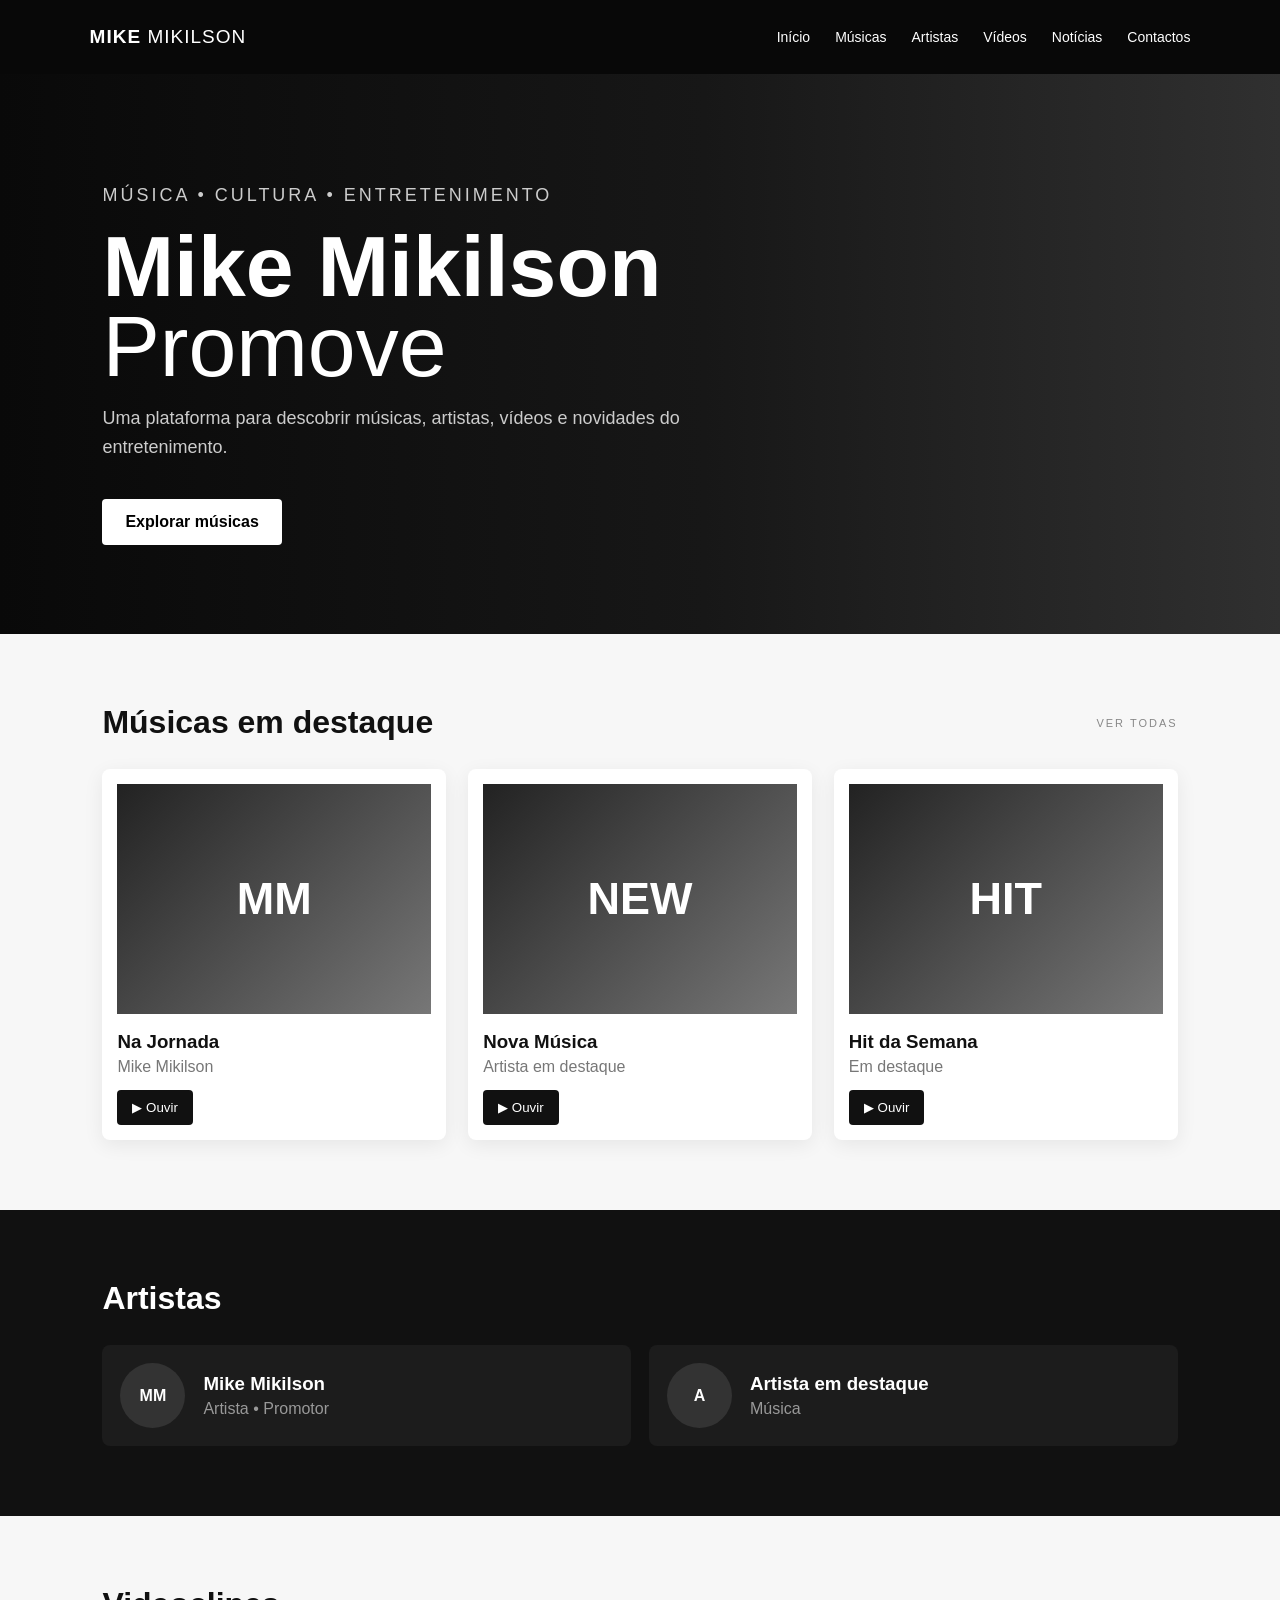
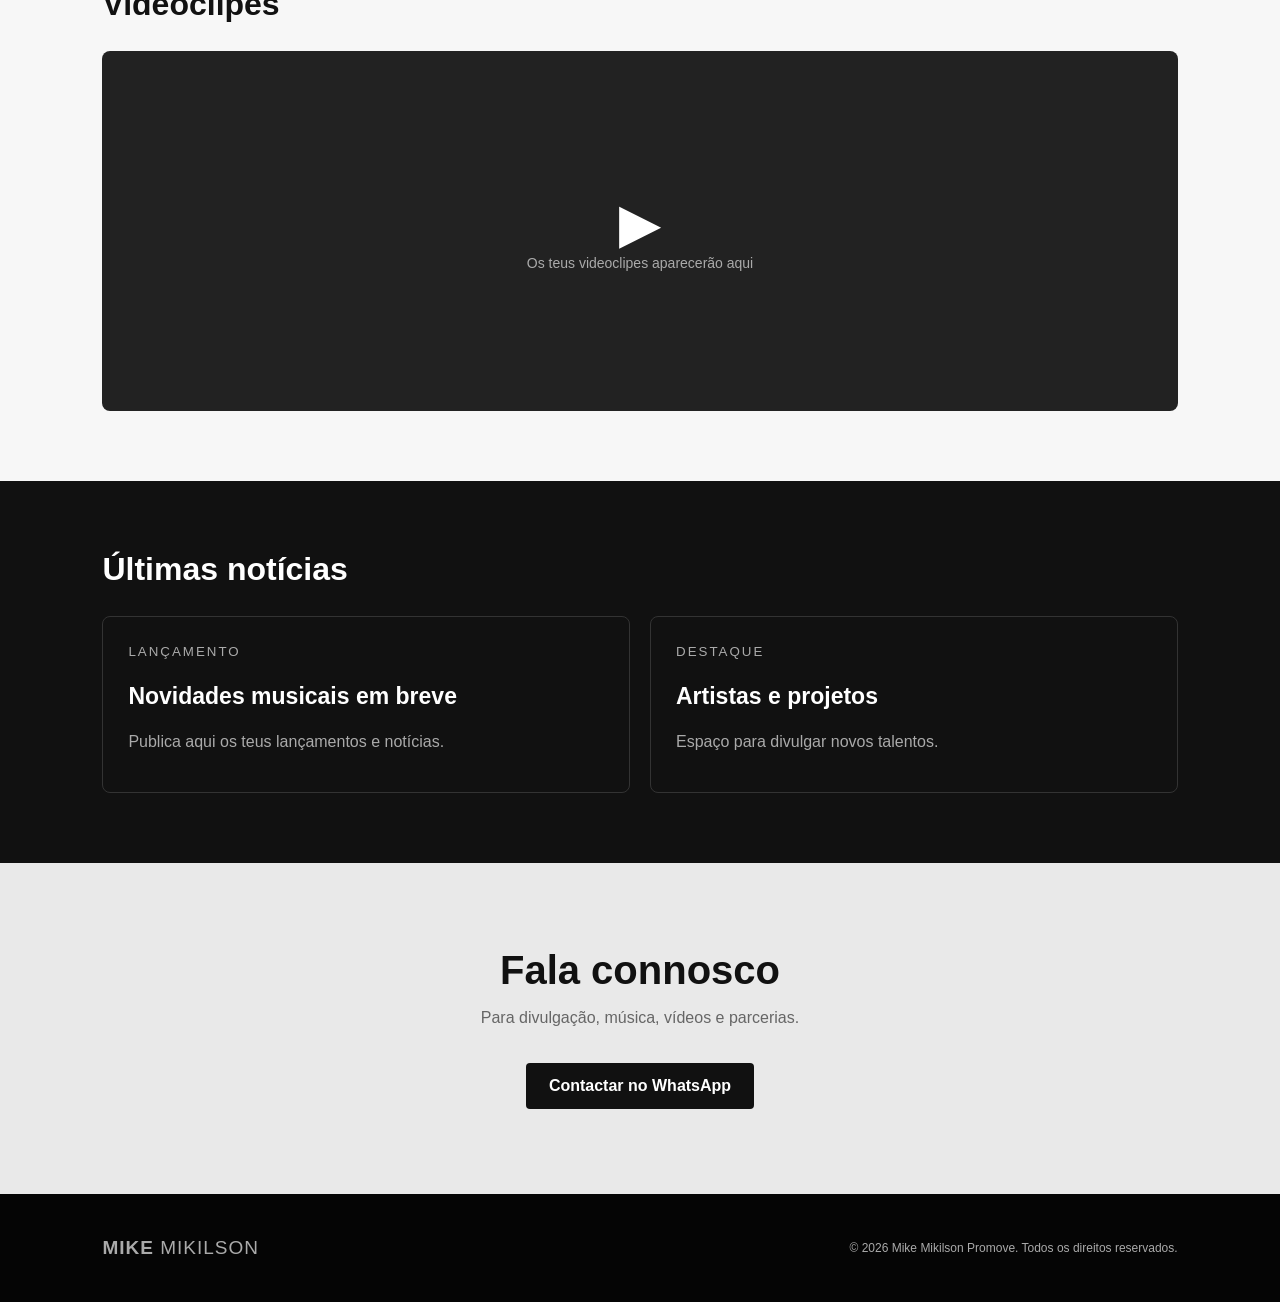
<file: index.html>
<!DOCTYPE html>
<html lang="pt">
<head>
  <meta charset="UTF-8">
  <meta name="viewport" content="width=device-width, initial-scale=1.0">
  <title>Mike Mikilson Promove</title>
  <link rel="stylesheet" href="style.css">
</head>
<body>
  <header class="top">
    <div class="logo">MIKE <span>MIKILSON</span></div>
    <nav>
      <a href="#inicio">Início</a>
      <a href="#musicas">Músicas</a>
      <a href="#artistas">Artistas</a>
      <a href="#videos">Vídeos</a>
      <a href="#noticias">Notícias</a>
      <a href="#contactos">Contactos</a>
    </nav>
    <button class="menu" onclick="toggleMenu()">☰</button>
  </header>

  <main>
    <section id="inicio" class="hero">
      <div>
        <p class="tag">MÚSICA • CULTURA • ENTRETENIMENTO</p>
        <h1>Mike Mikilson<br><strong>Promove</strong></h1>
        <p>Uma plataforma para descobrir músicas, artistas, vídeos e novidades do entretenimento.</p>
        <a class="btn" href="#musicas">Explorar músicas</a>
      </div>
    </section>

    <section id="musicas" class="section">
      <div class="heading"><h2>Músicas em destaque</h2><span>VER TODAS</span></div>
      <div class="cards">
        <article class="card"><div class="cover">MM</div><h3>Na Jornada</h3><p>Mike Mikilson</p><button>▶ Ouvir</button></article>
        <article class="card"><div class="cover">NEW</div><h3>Nova Música</h3><p>Artista em destaque</p><button>▶ Ouvir</button></article>
        <article class="card"><div class="cover">HIT</div><h3>Hit da Semana</h3><p>Em destaque</p><button>▶ Ouvir</button></article>
      </div>
    </section>

    <section id="artistas" class="section dark">
      <div class="heading"><h2>Artistas</h2></div>
      <div class="artist-list">
        <div class="artist"><div class="avatar">MM</div><div><h3>Mike Mikilson</h3><p>Artista • Promotor</p></div></div>
        <div class="artist"><div class="avatar">A</div><div><h3>Artista em destaque</h3><p>Música</p></div></div>
      </div>
    </section>

    <section id="videos" class="section">
      <div class="heading"><h2>Videoclipes</h2></div>
      <div class="video-box">▶<br><small>Os teus videoclipes aparecerão aqui</small></div>
    </section>

    <section id="noticias" class="section dark">
      <div class="heading"><h2>Últimas notícias</h2></div>
      <div class="news">
        <article><small>LANÇAMENTO</small><h3>Novidades musicais em breve</h3><p>Publica aqui os teus lançamentos e notícias.</p></article>
        <article><small>DESTAQUE</small><h3>Artistas e projetos</h3><p>Espaço para divulgar novos talentos.</p></article>
      </div>
    </section>

    <section id="contactos" class="contact">
      <h2>Fala connosco</h2>
      <p>Para divulgação, música, vídeos e parcerias.</p>
      <a class="btn" href="https://wa.me/" target="_blank">Contactar no WhatsApp</a>
    </section>
  </main>

  <footer>
    <div class="logo">MIKE <span>MIKILSON</span></div>
    <p>© 2026 Mike Mikilson Promove. Todos os direitos reservados.</p>
  </footer>
  <script src="script.js"></script>
</body>
</html>
</file>
<file: style.css>
*{box-sizing:border-box}html{scroll-behavior:smooth}body{margin:0;font-family:Arial,Helvetica,sans-serif;background:#f7f7f7;color:#111}.top{height:74px;background:#080808;color:#fff;display:flex;align-items:center;justify-content:space-between;padding:0 7%;position:sticky;top:0;z-index:10}.logo{font-weight:900;letter-spacing:1px;font-size:19px}.logo span{font-weight:400}nav{display:flex;gap:25px}nav a{color:#fff;text-decoration:none;font-size:14px}.menu{display:none;background:none;border:0;color:#fff;font-size:26px}.hero{min-height:560px;background:linear-gradient(90deg,#090909 0%,#171717 55%,#303030 100%);color:white;display:flex;align-items:center;padding:70px 8%}.hero>div{max-width:680px}.tag{font-size:12px;letter-spacing:3px;color:#bbb}.hero h1{font-size:clamp(45px,8vw,86px);line-height:.92;margin:18px 0}.hero h1 strong{font-weight:400}.hero p{font-size:18px;line-height:1.6;color:#ccc}.btn{display:inline-block;margin-top:20px;background:#fff;color:#000;padding:14px 23px;text-decoration:none;font-weight:bold;border-radius:4px}.section{padding:70px 8%;}.dark{background:#111;color:#fff}.heading{display:flex;align-items:center;justify-content:space-between;margin-bottom:28px}.heading h2{font-size:32px;margin:0}.heading span{font-size:11px;letter-spacing:2px;color:#888}.cards{display:grid;grid-template-columns:repeat(3,1fr);gap:22px}.card{background:#fff;padding:15px;border-radius:8px;box-shadow:0 5px 20px #00000012}.cover{height:230px;background:linear-gradient(135deg,#222,#777);display:flex;align-items:center;justify-content:center;color:#fff;font-size:45px;font-weight:900}.card h3{margin:17px 0 5px}.card p{color:#777;margin:0}.card button{margin-top:14px;padding:10px 15px;border:0;background:#111;color:#fff;border-radius:4px}.artist-list{display:grid;grid-template-columns:repeat(2,1fr);gap:18px}.artist{display:flex;gap:18px;align-items:center;background:#1c1c1c;padding:18px;border-radius:8px}.avatar{width:65px;height:65px;border-radius:50%;background:#333;display:flex;align-items:center;justify-content:center;font-weight:bold}.artist h3{margin:0 0 5px}.artist p{margin:0;color:#999}.video-box{height:360px;background:#222;color:#fff;display:flex;flex-direction:column;align-items:center;justify-content:center;font-size:55px;border-radius:8px}.video-box small{font-size:14px;color:#aaa}.news{display:grid;grid-template-columns:repeat(2,1fr);gap:20px}.news article{border:1px solid #333;padding:25px;border-radius:8px}.news small{color:#aaa;letter-spacing:2px}.news h3{font-size:23px}.news p{color:#aaa}.contact{text-align:center;padding:85px 8%;background:#e9e9e9}.contact h2{font-size:40px;margin:0 0 10px}.contact p{color:#666}.contact .btn{background:#111;color:#fff}footer{background:#050505;color:#aaa;padding:35px 8%;display:flex;justify-content:space-between;align-items:center;font-size:12px}@media(max-width:750px){nav{display:none;position:absolute;top:74px;left:0;right:0;background:#080808;flex-direction:column;padding:25px 8%}.nav-open{display:flex}.menu{display:block}.cards,.artist-list,.news{grid-template-columns:1fr}.hero{min-height:520px;padding:55px 8%}.section{padding:55px 6%}.heading h2{font-size:27px}footer{display:block}.hero p{font-size:16px}}
</file>
